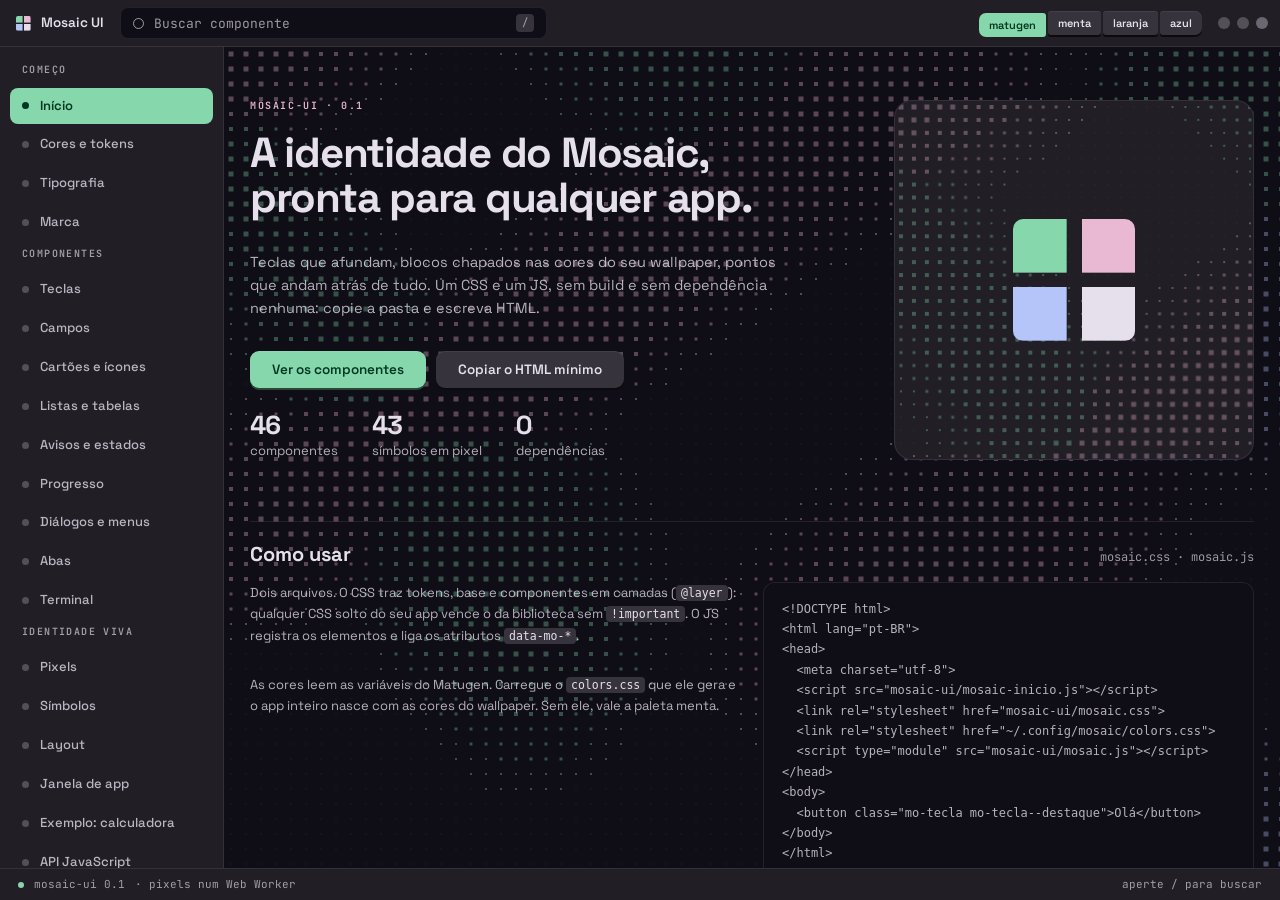
<file: mosaic-ui/index.html>
<!DOCTYPE html>
<html lang="pt-BR">
<head>
<meta charset="utf-8">
<meta name="viewport" content="width=device-width, initial-scale=1">
<meta name="color-scheme" content="dark">
<title>Mosaic UI</title>
<link rel="icon" href="data:image/svg+xml,%3Csvg xmlns='http://www.w3.org/2000/svg' viewBox='0 0 9 9'%3E%3Crect width='4' height='4' fill='%2386d7ac'/%3E%3Crect x='5' width='4' height='4' fill='%23e9b9d3'/%3E%3Crect y='5' width='4' height='4' fill='%23b5c5f9'/%3E%3Crect x='5' y='5' width='4' height='4' fill='%23e6e0ec'/%3E%3C/svg%3E">
<link rel="preload" href="fontes/space-grotesk.woff2" as="font" type="font/woff2" crossorigin>
<link rel="preload" href="fontes/jetbrains-mono.woff2" as="font" type="font/woff2" crossorigin>
<script src="mosaic-inicio.js"></script>
<link rel="stylesheet" href="mosaic.css">
<link rel="stylesheet" href="vitrine/vitrine.css">
<script type="module" src="vitrine/vitrine.js"></script>
</head>
<body>

<div class="mo-app">
  <header class="mo-cabecalho">
    <button class="mo-alternar-lateral" data-mo-gaveta aria-label="Abrir o índice" aria-expanded="false"><i></i><i></i><i></i></button>
    <a class="mo-logotipo" href="#inicio"><i class="mo-marca"></i><span>Mosaic UI</span></a>

    <label class="mo-busca">
      <i class="mo-lupa" aria-hidden="true"></i>
      <input type="search" placeholder="Buscar componente" aria-label="Buscar componente"
             data-mo-filtrar="#indice" data-mo-atalho="/" autocomplete="off" id="busca-indice">
      <kbd class="mo-atalho">/</kbd>
    </label>

    <span class="mo-empurrar"></span>
    <div class="mo-segmentos mo-so-largo" data-mo-segmentos id="paletas" role="group" aria-label="Paleta">
      <button class="mo-tecla mo-tecla--p" data-valor="matugen" aria-pressed="true" data-mo-dica="As cores do seu colors.css (?tema=url)" data-mo-dica-lado="baixo">matugen</button>
      <button class="mo-tecla mo-tecla--p" data-valor="menta" aria-pressed="false">menta</button>
      <button class="mo-tecla mo-tecla--p" data-valor="laranja" aria-pressed="false">laranja</button>
      <button class="mo-tecla mo-tecla--p" data-valor="azul" aria-pressed="false">azul</button>
    </div>
    <div class="mo-controles-janela" aria-hidden="true"><span></span><span></span><span></span></div>
  </header>

  <div class="mo-corpo">
    <mo-pixels class="mo-fundo"></mo-pixels>

    <nav class="mo-lateral" aria-label="Componentes">
      <div id="indice" class="vitrine-indice">
        <span class="mo-lateral-rotulo">COMEÇO</span>
        <a class="mo-nav-item" href="#inicio" aria-current="true"><i class="mo-ponto"></i><span class="mo-nav-texto">Início</span></a>
        <a class="mo-nav-item" href="#cores"><i class="mo-ponto"></i><span class="mo-nav-texto">Cores e tokens</span></a>
        <a class="mo-nav-item" href="#tipografia"><i class="mo-ponto"></i><span class="mo-nav-texto">Tipografia</span></a>
        <a class="mo-nav-item" href="#marca"><i class="mo-ponto"></i><span class="mo-nav-texto">Marca</span></a>
        <span class="mo-lateral-rotulo">COMPONENTES</span>
        <a class="mo-nav-item" href="#teclas"><i class="mo-ponto"></i><span class="mo-nav-texto">Teclas</span></a>
        <a class="mo-nav-item" href="#campos"><i class="mo-ponto"></i><span class="mo-nav-texto">Campos</span></a>
        <a class="mo-nav-item" href="#cartoes"><i class="mo-ponto"></i><span class="mo-nav-texto">Cartões e ícones</span></a>
        <a class="mo-nav-item" href="#listas"><i class="mo-ponto"></i><span class="mo-nav-texto">Listas e tabelas</span></a>
        <a class="mo-nav-item" href="#estados"><i class="mo-ponto"></i><span class="mo-nav-texto">Avisos e estados</span></a>
        <a class="mo-nav-item" href="#progresso"><i class="mo-ponto"></i><span class="mo-nav-texto">Progresso</span></a>
        <a class="mo-nav-item" href="#sobreposicoes"><i class="mo-ponto"></i><span class="mo-nav-texto">Diálogos e menus</span></a>
        <a class="mo-nav-item" href="#abas"><i class="mo-ponto"></i><span class="mo-nav-texto">Abas</span></a>
        <a class="mo-nav-item" href="#terminal"><i class="mo-ponto"></i><span class="mo-nav-texto">Terminal</span></a>
        <span class="mo-lateral-rotulo">IDENTIDADE VIVA</span>
        <a class="mo-nav-item" href="#pixels"><i class="mo-ponto"></i><span class="mo-nav-texto">Pixels</span></a>
        <a class="mo-nav-item" href="#simbolos"><i class="mo-ponto"></i><span class="mo-nav-texto">Símbolos</span></a>
        <a class="mo-nav-item" href="#layout"><i class="mo-ponto"></i><span class="mo-nav-texto">Layout</span></a>
        <a class="mo-nav-item" href="#janela"><i class="mo-ponto"></i><span class="mo-nav-texto">Janela de app</span></a>
        <a class="mo-nav-item" href="#exemplo"><i class="mo-ponto"></i><span class="mo-nav-texto">Exemplo: calculadora</span></a>
        <a class="mo-nav-item" href="#js"><i class="mo-ponto"></i><span class="mo-nav-texto">API JavaScript</span></a>
        <p class="vitrine-sem-resultado" data-mo-sem-resultado hidden>Nada com esse nome.</p>
      </div>
      <div class="mo-lateral-pe">sem build · sem dependências</div>
    </nav>

    <main class="mo-conteudo" id="conteudo">

      <!-- ================================================================ -->
      <section class="vitrine-heroi" id="inicio">
        <div class="vitrine-heroi-texto mo-cascata">
          <span class="mo-sobretitulo">mosaic-ui · 0.1</span>
          <h1>A identidade do Mosaic,<br>pronta para qualquer app.</h1>
          <p class="vitrine-lead">Teclas que afundam, blocos chapados nas cores do seu wallpaper, pontos que andam atrás de tudo. Um CSS e um JS, sem build e sem dependência nenhuma: copie a pasta e escreva HTML.</p>
          <div class="mo-linha" style="--mo-gap: 10px">
            <a class="mo-tecla mo-tecla--destaque mo-tecla--g" href="#teclas">Ver os componentes</a>
            <button class="mo-tecla mo-tecla--g" data-mo-copiar="#uso-minimo" data-mo-copiado="HTML mínimo copiado">Copiar o HTML mínimo</button>
          </div>
          <div class="vitrine-numeros">
            <div class="mo-numero mo-numero--p"><strong>46</strong><span>componentes</span></div>
            <div class="mo-numero mo-numero--p"><strong data-contar="simbolos">40</strong><span>símbolos em pixel</span></div>
            <div class="mo-numero mo-numero--p"><strong>0</strong><span>dependências</span></div>
          </div>
        </div>
        <div class="vitrine-heroi-arte" aria-hidden="true">
          <mo-pixels lente="110" passo="13" class="vitrine-heroi-campo"></mo-pixels>
          <i class="mo-marca mo-marca--viva vitrine-heroi-marca"></i>
        </div>
      </section>

      <section class="mo-secao vitrine-secao">
        <div class="mo-secao-titulo"><h2>Como usar</h2><span class="mo-meta">mosaic.css · mosaic.js</span></div>
        <div class="vitrine-colunas">
          <div class="mo-pilha">
            <p class="mo-resumo vitrine-texto">Dois arquivos. O CSS traz tokens, base e componentes em camadas (<code>@layer</code>): qualquer CSS solto do seu app vence o da biblioteca sem <code>!important</code>. O JS registra os elementos e liga os atributos <code>data-mo-*</code>.</p>
            <p class="mo-resumo vitrine-texto">As cores leem as variáveis do Matugen. Carregue o <code>colors.css</code> que ele gera e o app inteiro nasce com as cores do wallpaper. Sem ele, vale a paleta menta.</p>
          </div>
          <pre class="vitrine-codigo" id="uso-minimo"><code>&lt;!DOCTYPE html&gt;
&lt;html lang="pt-BR"&gt;
&lt;head&gt;
  &lt;meta charset="utf-8"&gt;
  &lt;script src="mosaic-ui/mosaic-inicio.js"&gt;&lt;/script&gt;
  &lt;link rel="stylesheet" href="mosaic-ui/mosaic.css"&gt;
  &lt;link rel="stylesheet" href="~/.config/mosaic/colors.css"&gt;
  &lt;script type="module" src="mosaic-ui/mosaic.js"&gt;&lt;/script&gt;
&lt;/head&gt;
&lt;body&gt;
  &lt;button class="mo-tecla mo-tecla--destaque"&gt;Olá&lt;/button&gt;
&lt;/body&gt;
&lt;/html&gt;</code></pre>
        </div>
      </section>

      <!-- ================================================================ -->
      <section class="mo-secao vitrine-secao" id="cores">
        <div class="mo-secao-titulo"><h2>Cores e tokens</h2><span class="mo-meta">css/tokens.css</span></div>
        <p class="mo-resumo vitrine-texto">Todas as cores vêm do tema: nenhuma cor nova é inventada, as derivadas são misturas das de cima. Troque a paleta no cabeçalho e veja tudo acompanhar, inclusive os pixels. Clique numa cor para copiar o token.</p>

        <h3 class="vitrine-subtitulo">Acentos</h3>
        <div class="vitrine-cores" data-cores="destaque destaque-fundo sobre-destaque secundaria secundaria-fundo terciaria terciaria-fundo perigo perigo-fundo"></div>
        <h3 class="vitrine-subtitulo">Superfícies, da mais funda para a mais alta</h3>
        <div class="vitrine-cores" data-cores="fundo janela lateral-2 cabecalho cartao dialogo elevada"></div>
        <h3 class="vitrine-subtitulo">Texto e linhas</h3>
        <div class="vitrine-cores" data-cores="texto texto-2 texto-3 decorativa linha"></div>

        <h3 class="vitrine-subtitulo">Os quatro tons</h3>
        <p class="mo-resumo vitrine-texto">Cada nome cai sempre no mesmo tom (<code>tom("firefox")</code>), em qualquer app: o ícone, o cartão, o selo e a etapa de uma coisa têm a mesma cor em todo lugar.</p>
        <template class="vitrine-modelo" data-titulo="Tons">
<div class="mo-linha" style="--mo-gap: 14px">
  <span class="mo-icone-app mo-tom-0">0</span>
  <span class="mo-icone-app mo-tom-1">1</span>
  <span class="mo-icone-app mo-tom-2">2</span>
  <span class="mo-icone-app mo-tom-3">3</span>
  <span class="mo-selo mo-selo--tom mo-tom-0">tom-0</span>
  <span class="mo-selo mo-selo--tom mo-tom-1">tom-1</span>
  <span class="mo-selo mo-selo--tom mo-tom-2">tom-2</span>
  <span class="mo-selo mo-selo--tom mo-tom-3">tom-3</span>
</div>
        </template>

        <h3 class="vitrine-subtitulo">Personalizar</h3>
        <template class="vitrine-modelo" data-titulo="Um token vale para tudo dentro do elemento">
<div class="mo-linha" style="--mo-gap: 14px">
  <button class="mo-tecla mo-tecla--destaque">Padrão</button>
  <div style="--mo-destaque: #ffb77c; --mo-destaque-fundo: #ffb77c; --mo-sobre-destaque: #4a2800; --mo-raio-p: 2px">
    <button class="mo-tecla mo-tecla--destaque">Só aqui dentro</button>
  </div>
  <button class="mo-tecla" style="--mo-tecla-face: var(--mo-terciaria-fundo); --mo-tecla-texto: var(--mo-terciaria-texto); --mo-tecla-prof: 4px">Tecla alta</button>
</div>
        </template>
      </section>

      <!-- ================================================================ -->
      <section class="mo-secao vitrine-secao" id="tipografia">
        <div class="mo-secao-titulo"><h2>Tipografia</h2><span class="mo-meta">Space Grotesk · JetBrains Mono</span></div>
        <template class="vitrine-modelo" data-titulo="Escala">
<div class="mo-pilha" style="--mo-gap: 10px">
  <span class="mo-sobretitulo">sobretítulo</span>
  <h1>Título da tela, 26 px</h1>
  <h2>Título de seção, 18 px</h2>
  <h3>Título de cartão, 15 px</h3>
  <p>Texto corrido em Space Grotesk, 13,5 px: o tamanho de tudo que se lê.</p>
  <p class="mo-resumo">Resumo, 12 px, no segundo nível de texto.</p>
  <p class="mo-meta">meta · 1.4.2-1 · 32,4 MiB · JetBrains Mono</p>
</div>
        </template>
      </section>

      <!-- ================================================================ -->
      <section class="mo-secao vitrine-secao" id="marca">
        <div class="mo-secao-titulo"><h2>Marca</h2><span class="mo-meta">css/marca.css</span></div>
        <p class="mo-resumo vitrine-texto">Quatro blocos, um em cada cor. É o logo de todo app Mosaic, o indicador de "trabalhando" (um quarto de volta por vez) e o enfeite dos estados vazios.</p>
        <template class="vitrine-modelo" data-titulo="Tamanhos e estados">
<div class="mo-linha" style="--mo-gap: 28px">
  <i class="mo-marca mo-marca--viva"></i>
  <i class="mo-marca mo-marca--g mo-marca--viva"></i>
  <i class="mo-marca mo-marca--xg mo-marca--viva"></i>
  <i class="mo-marca mo-marca--xg mo-marca--girando"></i>
  <i class="mo-marca mo-marca--xg mo-marca--apagada"></i>
  <i class="mo-marca mo-marca--xg mo-marca--fraca"></i>
</div>
        </template>
        <template class="vitrine-modelo" data-titulo="Cada app com a sua combinação">
<div class="mo-linha" style="--mo-gap: 22px">
  <a class="mo-logotipo" href="#marca"><i class="mo-marca"></i><span>Mosaic</span></a>
  <a class="mo-logotipo" href="#marca"><i class="mo-marca" style="--mo-marca-4: var(--mo-destaque); --mo-marca-1: var(--mo-texto)"></i><span>Calculadora</span></a>
  <a class="mo-logotipo" href="#marca"><i class="mo-marca" style="--mo-marca-1: var(--mo-terciaria); --mo-marca-3: var(--mo-destaque)"></i><span>Galeria</span></a>
  <a class="mo-logotipo" href="#marca"><i class="mo-marca" style="--mo-marca-2: var(--mo-terciaria); --mo-marca-3: var(--mo-secundaria); --mo-marca-vao: 20%"></i><span>Notícias</span></a>
</div>
        </template>
      </section>

      <!-- ================================================================ -->
      <section class="mo-secao vitrine-secao" id="teclas">
        <div class="mo-secao-titulo"><h2>Teclas</h2><span class="mo-meta">css/tecla.css</span></div>
        <p class="mo-resumo vitrine-texto">O botão do Mosaic é uma tecla: face chapada e uma borda de baixo mais escura. No clique ela desce e a borda some.</p>
        <template class="vitrine-modelo" data-titulo="Cores">
<div class="mo-linha">
  <button class="mo-tecla mo-tecla--destaque">Instalar</button>
  <button class="mo-tecla">Detalhes</button>
  <button class="mo-tecla mo-tecla--secundaria">Secundária</button>
  <button class="mo-tecla mo-tecla--terciaria">Terciária</button>
  <button class="mo-tecla mo-tecla--tom mo-tom-3">No tom</button>
  <button class="mo-tecla mo-tecla--perigo">Remover</button>
  <button class="mo-tecla mo-tecla--sutil">Sutil</button>
  <button class="mo-tecla" disabled>Desligada</button>
</div>
        </template>
        <template class="vitrine-modelo" data-titulo="Tamanhos, símbolos e estados">
<div class="mo-linha">
  <button class="mo-tecla mo-tecla--p">Pequena</button>
  <button class="mo-tecla">Normal</button>
  <button class="mo-tecla mo-tecla--g mo-tecla--destaque"><mo-simbolo nome="baixar"></mo-simbolo>Grande</button>
  <button class="mo-tecla mo-tecla--icone" aria-label="Buscar" data-mo-dica="Buscar"><mo-simbolo nome="busca"></mo-simbolo></button>
  <button class="mo-tecla mo-tecla--icone mo-tecla--g" aria-label="Configurações" data-mo-dica="Configurações"><mo-simbolo nome="config"></mo-simbolo></button>
  <button class="mo-tecla" aria-pressed="false" data-alternar>Alterna</button>
  <button class="mo-tecla" data-ocupar><i class="mo-marca"></i>Verificar</button>
  <button class="mo-tecla mo-tecla--sutil">Atualizações <span class="mo-contagem">7</span></button>
</div>
        </template>
        <template class="vitrine-modelo" data-titulo="Segmentos: uma escolha entre várias">
<div class="mo-segmentos" data-mo-segmentos>
  <button class="mo-tecla" aria-pressed="true">Todos</button>
  <button class="mo-tecla" aria-pressed="false">Oficiais</button>
  <button class="mo-tecla" aria-pressed="false">AUR</button>
  <button class="mo-tecla" aria-pressed="false">Flatpak</button>
</div>
        </template>
        <template class="vitrine-modelo" data-titulo="Atalhos: aperte G ou Ctrl+K no teclado">
<div class="mo-linha">
  <button class="mo-tecla mo-tecla--mono" data-mo-atalho="g" data-avisar="Tecla G">G</button>
  <button class="mo-tecla" data-mo-atalho="ctrl+k" data-avisar="Ctrl+K">Comandos <kbd>Ctrl K</kbd></button>
  <span class="mo-resumo">Enfeite: <kbd class="mo-atalho">Ctrl</kbd> + <kbd class="mo-atalho">Shift</kbd> + <kbd class="mo-atalho">P</kbd></span>
</div>
        </template>
      </section>

      <!-- ================================================================ -->
      <section class="mo-secao vitrine-secao" id="campos">
        <div class="mo-secao-titulo"><h2>Campos</h2><span class="mo-meta">css/campos.css</span></div>
        <template class="vitrine-modelo" data-titulo="Texto, escolha e busca">
<div class="mo-grade" style="--mo-coluna: 230px">
  <label class="mo-rotulo">
    <span>Nome do app</span>
    <input class="mo-campo" placeholder="calculadora">
    <small>Só letras minúsculas e hífen.</small>
  </label>
  <label class="mo-rotulo">
    <span>Mirror</span>
    <select class="mo-campo">
      <option>br · mirror.ufscar.br</option>
      <option>de · ftp.fau.de</option>
    </select>
  </label>
  <label class="mo-rotulo">
    <span>Versão</span>
    <input class="mo-campo mo-campo--mono" value="1.4.2-1" aria-invalid="true">
    <small>Essa versão não existe no repositório.</small>
  </label>
  <label class="mo-busca" style="align-self: end">
    <i class="mo-lupa"></i>
    <input type="search" placeholder="Buscar pacotes">
    <kbd class="mo-atalho">/</kbd>
  </label>
</div>
        </template>
        <template class="vitrine-modelo" data-titulo="Liga e desliga">
<div class="mo-linha" style="--mo-gap: 22px">
  <label class="mo-interruptor"><input type="checkbox" checked aria-label="Animações"><i></i></label>
  <label class="mo-interruptor"><input type="checkbox" aria-label="Notificações"><i></i></label>
  <label class="mo-caixa"><input type="checkbox" checked><i></i>Instalar dependências</label>
  <label class="mo-caixa"><input type="checkbox"><i></i>Só baixar</label>
  <div class="mo-opcoes" role="radiogroup" aria-label="Núcleos">
    <label><input type="radio" name="nucleos-demo" value="1"><span>1</span></label>
    <label><input type="radio" name="nucleos-demo" value="2"><span>2</span></label>
    <label><input type="radio" name="nucleos-demo" value="4" checked><span>4</span></label>
    <label><input type="radio" name="nucleos-demo" value="8"><span>8</span></label>
  </div>
</div>
        </template>
        <template class="vitrine-modelo" data-titulo="Deslizante e linha de configuração">
<div class="mo-pilha" style="max-width: 560px">
  <input type="range" class="mo-deslizante" min="0" max="100" value="62" aria-label="Volume">
  <div>
    <label class="mo-linha-opcao">
      <div class="mo-linha-opcao-texto"><strong>Animações</strong><span>Entradas, a onda de pixels e o fundo que anda.</span></div>
      <span class="mo-interruptor"><input type="checkbox" checked><i></i></span>
    </label>
    <label class="mo-linha-opcao">
      <div class="mo-linha-opcao-texto"><strong>Compilar com prioridade baixa</strong><span>O sistema continua leve enquanto um pacote da AUR compila.</span></div>
      <span class="mo-interruptor"><input type="checkbox"><i></i></span>
    </label>
  </div>
</div>
        </template>
      </section>

      <!-- ================================================================ -->
      <section class="mo-secao vitrine-secao" id="cartoes">
        <div class="mo-secao-titulo"><h2>Cartões e ícones</h2><span class="mo-meta">css/conteudo.css</span></div>
        <template class="vitrine-modelo" data-titulo="Ícone de app: a letra e o tom saem do nome">
<div class="mo-linha" style="--mo-gap: 14px">
  <mo-icone-app nome="firefox"></mo-icone-app>
  <mo-icone-app nome="gimp"></mo-icone-app>
  <mo-icone-app nome="neovim"></mo-icone-app>
  <mo-icone-app nome="obs-studio"></mo-icone-app>
  <mo-icone-app nome="krita" tamanho="56" tecla></mo-icone-app>
  <mo-icone-app nome="blender" tamanho="78" tecla></mo-icone-app>
</div>
        </template>
        <template class="vitrine-modelo" data-titulo="Cartões">
<div class="mo-grade mo-cascata">
  <a class="mo-cartao mo-cartao--app" href="#cartoes">
    <div class="mo-cartao-topo">
      <mo-icone-app nome="firefox"></mo-icone-app>
      <div><h3>firefox</h3><span class="mo-meta">131.0-1</span></div>
    </div>
    <p class="mo-resumo">Navegador rápido, privado e livre.</p>
    <div class="mo-cartao-rodape">
      <span class="mo-selo mo-selo--destaque">extra</span>
      <span class="mo-tecla mo-tecla--destaque mo-tecla--p">Instalar</span>
    </div>
  </a>
  <a class="mo-cartao mo-cartao--app" href="#cartoes">
    <div class="mo-cartao-topo">
      <mo-icone-app nome="visual-studio-code-bin"></mo-icone-app>
      <div><h3>visual-studio-code-bin</h3><span class="mo-meta">1.94.2-1</span></div>
    </div>
    <p class="mo-resumo">Editor de código da Microsoft, binário oficial.</p>
    <div class="mo-cartao-rodape">
      <span class="mo-selo mo-selo--perigo">aur</span>
      <span class="mo-tecla mo-tecla--p">Instalado</span>
    </div>
  </a>
  <a class="mo-cartao mo-cartao--app" href="#cartoes">
    <div class="mo-cartao-topo">
      <mo-icone-app nome="obs-studio"></mo-icone-app>
      <div><h3>obs-studio</h3><span class="mo-meta">30.2.3-2</span></div>
    </div>
    <p class="mo-resumo">Gravação e transmissão de vídeo.</p>
    <div class="mo-cartao-rodape">
      <span class="mo-selo mo-selo--destaque">extra</span>
      <span class="mo-tecla mo-tecla--destaque mo-tecla--p">Instalar</span>
    </div>
  </a>
</div>
        </template>
        <template class="vitrine-modelo" data-titulo="Destaque, com a retícula de pontos">
<article class="mo-cartao mo-cartao--destaque mo-cartao--linha">
  <i class="mo-reticula"></i>
  <mo-icone-app nome="krita" tamanho="78" tecla></mo-icone-app>
  <div class="mo-pilha" style="--mo-gap: 8px">
    <span class="mo-sobretitulo">destaque da semana</span>
    <h2>krita</h2>
    <p class="mo-resumo">Pintura digital feita por artistas, para artistas.</p>
    <div class="mo-linha"><button class="mo-tecla mo-tecla--destaque">Instalar</button><span class="mo-meta">5.2.6-1 · 180 MiB</span></div>
  </div>
</article>
        </template>
        <template class="vitrine-modelo" data-titulo="Chips e selos">
<div class="mo-pilha">
  <div class="mo-chips">
    <div class="mo-chips" data-mo-segmentos>
      <button class="mo-chip" aria-pressed="true">Todos <span class="mo-contagem">842</span></button>
      <button class="mo-chip" aria-pressed="false">core <span class="mo-contagem">220</span></button>
      <button class="mo-chip" aria-pressed="false">extra <span class="mo-contagem">571</span></button>
      <button class="mo-chip" aria-pressed="false">aur <span class="mo-contagem">51</span></button>
    </div>
    <button class="mo-chip mo-chip--remover">python</button>
  </div>
  <div class="mo-linha">
    <span class="mo-selo">padrão</span>
    <span class="mo-selo mo-selo--destaque">extra</span>
    <span class="mo-selo mo-selo--secundaria">multilib</span>
    <span class="mo-selo mo-selo--terciaria">core</span>
    <span class="mo-selo mo-selo--perigo">aur</span>
    <span class="mo-selo mo-selo--destaque mo-selo--ponto">ao vivo</span>
    <span class="mo-selo mo-selo--destaque mo-selo--cheio">7</span>
    <span class="mo-selo mo-selo--tom mo-tom-1 mo-selo--cheio">novo</span>
    <span class="mo-pulso"></span>
  </div>
</div>
        </template>
      </section>

      <!-- ================================================================ -->
      <section class="mo-secao vitrine-secao" id="listas">
        <div class="mo-secao-titulo"><h2>Listas e tabelas</h2><span class="mo-meta">css/conteudo.css</span></div>
        <template class="vitrine-modelo" data-titulo="Lista com filtro (data-mo-filtrar)">
<div class="mo-pilha">
  <label class="mo-busca" style="max-width: none">
    <i class="mo-lupa"></i>
    <input type="search" placeholder="Filtrar instalados" data-mo-filtrar="#lista-demo">
  </label>
  <ul class="mo-lista" id="lista-demo">
    <li class="mo-item">
      <mo-icone-app nome="neovim" tamanho="34"></mo-icone-app>
      <div class="mo-item-texto"><span>neovim</span><span>Editor de texto baseado no Vim</span></div>
      <span class="mo-item-lado">0.10.2-1<br>27 MiB</span>
      <button class="mo-tecla mo-tecla--perigo mo-tecla--p mo-item-acao">Remover</button>
    </li>
    <li class="mo-item">
      <mo-icone-app nome="git" tamanho="34"></mo-icone-app>
      <div class="mo-item-texto"><span>git</span><span>Controle de versão distribuído</span></div>
      <span class="mo-item-lado">2.47.0-1<br>41 MiB</span>
      <button class="mo-tecla mo-tecla--perigo mo-tecla--p mo-item-acao">Remover</button>
    </li>
    <li class="mo-item">
      <mo-icone-app nome="mpv" tamanho="34"></mo-icone-app>
      <div class="mo-item-texto"><span>mpv</span><span>Reprodutor de mídia de linha de comando</span></div>
      <span class="mo-item-lado">0.39.0-2<br>6 MiB</span>
      <button class="mo-tecla mo-tecla--perigo mo-tecla--p mo-item-acao">Remover</button>
    </li>
    <li data-mo-sem-resultado hidden class="mo-vazio" style="padding: 26px">
      <p>Nenhum pacote com esse nome.</p>
    </li>
  </ul>
</div>
        </template>
        <template class="vitrine-modelo" data-titulo="Tabela e dados">
<div class="vitrine-colunas">
  <table class="mo-tabela">
    <thead><tr><th>Pacote</th><th>Fonte</th><th class="mo-numerico">Tamanho</th></tr></thead>
    <tbody>
      <tr><td>linux</td><td><span class="mo-selo mo-selo--terciaria">core</span></td><td class="mo-numerico">138,2 MiB</td></tr>
      <tr><td>mesa</td><td><span class="mo-selo mo-selo--destaque">extra</span></td><td class="mo-numerico">92,4 MiB</td></tr>
      <tr><td>paru</td><td><span class="mo-selo mo-selo--perigo">aur</span></td><td class="mo-numerico">8,1 MiB</td></tr>
    </tbody>
  </table>
  <div class="mo-dados">
    <div><span>Versão</span><span>2.0.4-1</span></div>
    <div><span>Mantenedor</span><span>Morganamilo</span></div>
    <div><span>Licença</span><span>GPL-3.0-or-later</span></div>
    <div><span>Depende de</span><span>git pacman</span></div>
  </div>
</div>
        </template>
      </section>

      <!-- ================================================================ -->
      <section class="mo-secao vitrine-secao" id="estados">
        <div class="mo-secao-titulo"><h2>Avisos e estados</h2><span class="mo-meta">css/conteudo.css</span></div>
        <template class="vitrine-modelo" data-titulo="Aviso no meio da página: caixa e faixa">
<div class="mo-pilha" style="--mo-gap: 14px">
  <section class="mo-aviso">
    <div class="mo-aviso-icone" aria-hidden="true">!</div>
    <div>
      <h3>Pacote da AUR — enviado por usuários</h3>
      <p>Não é revisado pelos mantenedores do Arch. O PKGBUILD roda na sua máquina durante a compilação.</p>
      <div class="mo-aviso-acoes"><button class="mo-tecla mo-tecla--perigo">Ver PKGBUILD</button></div>
    </div>
  </section>
  <div class="mo-aviso mo-aviso--faixa">
    <i class="mo-aviso-icone" aria-hidden="true">!</i>
    <p><strong>2 pacotes da AUR vão ser compilados na sua máquina.</strong> Abra o pacote para revisar o script antes.</p>
  </div>
  <div class="mo-aviso mo-aviso--faixa mo-aviso--destaque">
    <i class="mo-aviso-icone" aria-hidden="true">i</i>
    <p><strong>7 atualizações.</strong> linux, mesa e mais 5 pacotes têm versão nova.</p>
  </div>
</div>
        </template>
        <template class="vitrine-modelo" data-titulo="Número, proporção e legenda">
<div class="vitrine-resumo">
  <div class="mo-numero"><strong>842</strong><span>pacotes instalados</span><em>3,1 GiB</em></div>
  <div class="mo-pilha" style="--mo-gap: 14px">
    <div class="mo-proporcao">
      <i class="mo-tom-2" style="--parte: 220"></i>
      <i class="mo-tom-0" style="--parte: 571"></i>
      <i class="mo-tom-1" style="--parte: 51"></i>
    </div>
    <ul class="mo-legenda">
      <li class="mo-tom-2">core <span>220</span></li>
      <li class="mo-tom-0">extra <span>571</span></li>
      <li class="mo-tom-1">aur <span>51</span></li>
    </ul>
  </div>
</div>
        </template>
        <template class="vitrine-modelo" data-titulo="Vazio">
<div class="mo-grade" style="--mo-coluna: 260px">
  <div class="mo-vazio mo-vazio--marca">
    <i class="mo-marca"></i>
    <h2>Tudo em dia</h2>
    <p>Nenhum pacote com versão nova. A última verificação foi há 3 minutos.</p>
    <button class="mo-tecla">Verificar de novo</button>
  </div>
  <div class="mo-vazio">
    <i class="mo-vazio-glifo"></i>
    <h3>A fila está vazia</h3>
    <p>O que você mandar instalar aparece aqui.</p>
  </div>
</div>
        </template>
      </section>

      <!-- ================================================================ -->
      <section class="mo-secao vitrine-secao" id="progresso">
        <div class="mo-secao-titulo"><h2>Progresso</h2><span class="mo-meta">css/progresso.css</span></div>
        <template class="vitrine-modelo" data-titulo="Barras: mexa no deslizante">
<div class="mo-pilha" style="--mo-gap: 16px">
  <input type="range" class="mo-deslizante" min="0" max="100" value="40" data-controla="#barra-demo" aria-label="Progresso">
  <div class="mo-barra" id="barra-demo" style="--valor: 40%"><i></i></div>
  <div class="mo-barra mo-barra--indeterminada"><i></i></div>
  <div class="mo-barra mo-barra--indeterminada mo-barra--fina mo-tom-1 mo-barra--tom"><i></i></div>
  <progress class="mo-barra" value="72" max="100"></progress>
  <div class="mo-linha" style="--mo-gap: 14px">
    <span class="mo-blocos" id="blocos-demo" style="--passos: 12; --feitos: 5"></span>
    <span class="mo-meta" id="blocos-texto">5 de 12</span>
  </div>
</div>
        </template>
        <template class="vitrine-modelo" data-titulo="Etapas">
<div class="mo-pilha">
  <ol class="mo-etapas" id="etapas-demo">
    <li class="mo-tom-2" data-estado="pronto">core <em>pronto</em></li>
    <li class="mo-tom-0" data-estado="rodando">extra <em>baixando</em></li>
    <li class="mo-tom-1">aur <em>na fila</em></li>
  </ol>
  <div><button class="mo-tecla mo-tecla--p" data-simular-etapas>Simular</button></div>
</div>
        </template>
        <template class="vitrine-modelo" data-titulo="carregando(): a espera de uma área (clique no painel)">
<div class="vitrine-revelar" id="carregando-demo" tabindex="0">
  <div class="mo-vazio">
    <mo-icone-app nome="noticias" tamanho="78" tecla></mo-icone-app>
    <h3>noticias</h3>
    <p>Clique: a onda cobre a partir do clique, a espera dura 2 s e o novo conteúdo se abre de onde estava a marca.</p>
  </div>
</div>
        </template>
        <p class="mo-resumo vitrine-texto">Entre páginas é automático: se a próxima demora mais de 180 ms, a área de conteúdo mostra essa espera com o nome do destino (um item da lateral já acende na hora), e a página nova se abre do meio dela. Texto com <code>data-mo-carregando</code> e <code>data-mo-carregando-detalhe</code>; sem espera com <code>data-mo-sem-carregando</code>; Esc desiste.</p>
      </section>

      <!-- ================================================================ -->
      <section class="mo-secao vitrine-secao" id="sobreposicoes">
        <div class="mo-secao-titulo"><h2>Diálogos e menus</h2><span class="mo-meta">css/sobreposicoes.css</span></div>
        <template class="vitrine-modelo" data-titulo="Diálogo, confirmação e painel">
<div class="mo-linha">
  <button class="mo-tecla" data-mo-abrir="#dialogo-demo">Abrir diálogo</button>
  <button class="mo-tecla mo-tecla--perigo" data-mo-abrir="#alerta-demo">Remover…</button>
  <button class="mo-tecla" data-mo-abrir="#painel-demo">Abrir painel</button>
</div>

<dialog class="mo-dialogo" id="dialogo-demo" data-mo-fechar-fora>
  <header>
    <h2>Detalhes do pacote</h2>
    <button class="mo-tecla mo-tecla--icone mo-dialogo-fechar" data-mo-fechar aria-label="Fechar">✕</button>
  </header>
  <div class="mo-dialogo-corpo">
    <div class="mo-dados">
      <div><span>Nome</span><span>firefox</span></div>
      <div><span>Versão</span><span>131.0-1</span></div>
      <div><span>Repositório</span><span>extra</span></div>
    </div>
  </div>
  <footer>
    <button class="mo-tecla" data-mo-fechar>Fechar</button>
    <button class="mo-tecla mo-tecla--destaque" data-mo-fechar>Instalar</button>
  </footer>
</dialog>

<dialog class="mo-dialogo mo-dialogo--estreito mo-dialogo--alerta" id="alerta-demo">
  <div class="mo-dialogo-corpo">
    <h2>Remover neovim?</h2>
    <p>As configurações em ~/.config/nvim continuam no lugar.</p>
  </div>
  <footer>
    <button class="mo-tecla" data-mo-fechar autofocus>Cancelar</button>
    <button class="mo-tecla mo-tecla--perigo" data-mo-fechar>Remover</button>
  </footer>
</dialog>

<dialog class="mo-painel" id="painel-demo" data-mo-fechar-fora>
  <header>
    <h2>Fila</h2>
    <button class="mo-tecla mo-tecla--icone mo-dialogo-fechar" data-mo-fechar aria-label="Fechar">✕</button>
  </header>
  <div class="mo-dialogo-corpo mo-pilha">
    <div class="mo-barra mo-barra--indeterminada"><i></i></div>
    <p>Compilando visual-studio-code-bin…</p>
  </div>
</dialog>
        </template>
        <template class="vitrine-modelo" data-titulo="Menu suspenso">
<button class="mo-tecla" data-mo-menu="#menu-demo" aria-haspopup="menu" aria-expanded="false">Ações <mo-simbolo nome="seta-baixo" tamanho="9"></mo-simbolo></button>
<div class="mo-menu" id="menu-demo" popover role="menu">
  <span class="mo-menu-rotulo">Pacote</span>
  <button class="mo-menu-item" role="menuitem"><mo-simbolo nome="atualizar"></mo-simbolo>Reinstalar</button>
  <button class="mo-menu-item" role="menuitem"><mo-simbolo nome="copiar"></mo-simbolo>Copiar nome <kbd>Ctrl C</kbd></button>
  <button class="mo-menu-item" role="menuitem"><mo-simbolo nome="pasta"></mo-simbolo>Abrir arquivos</button>
  <div class="mo-menu-separador"></div>
  <button class="mo-menu-item mo-menu-item--perigo" role="menuitem"><mo-simbolo nome="lixo"></mo-simbolo>Remover</button>
</div>
        </template>
        <template class="vitrine-modelo" data-titulo="Avisos flutuantes e dicas">
<div class="mo-linha">
  <button class="mo-tecla" data-aviso="ok">Aviso</button>
  <button class="mo-tecla" data-aviso="erro">Erro</button>
  <button class="mo-tecla" data-aviso="trabalhando">Trabalhando…</button>
  <button class="mo-tecla" data-aviso="desfazer">Com ação</button>
  <button class="mo-tecla mo-tecla--sutil" data-mo-dica="Uma dica, só com CSS">Passe o mouse</button>
</div>
        </template>
      </section>

      <!-- ================================================================ -->
      <section class="mo-secao vitrine-secao" id="abas">
        <div class="mo-secao-titulo"><h2>Abas</h2><span class="mo-meta">role="tablist"</span></div>
        <template class="vitrine-modelo" data-titulo="Clique ou use as setas">
<div class="mo-pilha">
  <div class="mo-abas" role="tablist" aria-label="Pacote">
    <button role="tab" id="aba-sobre" aria-controls="painel-sobre" aria-selected="true">Sobre</button>
    <button role="tab" id="aba-deps" aria-controls="painel-deps">Dependências</button>
    <button role="tab" id="aba-arquivos" aria-controls="painel-arquivos">Arquivos</button>
  </div>
  <div id="painel-sobre"><p class="mo-resumo">Um gerenciador de pacotes da AUR feito em Rust.</p></div>
  <div id="painel-deps"><p class="mo-resumo">git, pacman, libalpm</p></div>
  <div id="painel-arquivos"><p class="mo-meta">/usr/bin/paru · /etc/paru.conf</p></div>
  <div class="mo-abas mo-abas--linha" role="tablist" aria-label="Período">
    <button role="tab" aria-controls="p-dia" aria-selected="true">Hoje</button>
    <button role="tab" aria-controls="p-semana">Semana</button>
    <button role="tab" aria-controls="p-mes">Mês</button>
  </div>
  <p id="p-dia" class="mo-meta">3 atualizações hoje</p>
  <p id="p-semana" class="mo-meta">19 atualizações na semana</p>
  <p id="p-mes" class="mo-meta">71 atualizações no mês</p>
</div>
        </template>
      </section>

      <!-- ================================================================ -->
      <section class="mo-secao vitrine-secao" id="terminal">
        <div class="mo-secao-titulo"><h2>Terminal</h2><span class="mo-meta">css/terminal.css · terminal()</span></div>
        <template class="vitrine-modelo" data-titulo="Saída ao vivo">
<section class="mo-terminal">
  <div class="mo-terminal-cabecalho">
    <span class="mo-terminal-rotulo">SAÍDA</span>
    <span class="mo-terminal-alvo">sudo pacman -Syu</span>
    <div class="mo-terminal-acoes">
      <button class="mo-tecla" data-rodar-terminal>Rodar</button>
      <button class="mo-tecla" data-mo-copiar="#saida-demo">Copiar</button>
    </div>
  </div>
  <div class="mo-terminal-saida" id="saida-demo" style="height: 220px; flex: none"><div class="mo-terminal-ocioso">pronto para rodar</div><i class="mo-caret"></i></div>
</section>
        </template>
      </section>

      <!-- ================================================================ -->
      <section class="mo-secao vitrine-secao" id="pixels">
        <div class="mo-secao-titulo"><h2>Pixels</h2><span class="mo-meta">&lt;mo-pixels&gt; · revelar()</span></div>
        <p class="mo-resumo vitrine-texto">Três ondas lentas, uma por cor do tema, passam por uma grade de pontos; em cada ponto vence a mais forte, como na separação de cores de uma impressão. Tudo é desenhado num Web Worker: o campo nunca trava a página. Passe o mouse.</p>
        <template class="vitrine-modelo" data-titulo="Passo, lente, cores e velocidade">
<div class="mo-grade" style="--mo-coluna: 200px">
  <mo-pixels style="height: 170px; border-radius: 12px"></mo-pixels>
  <mo-pixels passo="9" lente="80" style="height: 170px; border-radius: 12px"></mo-pixels>
  <mo-pixels passo="24" velocidade="3" style="height: 170px; border-radius: 12px"></mo-pixels>
  <mo-pixels cores="perigo secundaria #ffb77c" opacidade="0.6" lente="0" style="height: 170px; border-radius: 12px"></mo-pixels>
</div>
        </template>
        <template class="vitrine-modelo" data-titulo="revelar(): troque um conteúdo por baixo da onda (clique em qualquer lugar do painel)">
<div class="vitrine-revelar" id="revelar-demo" tabindex="0">
  <div class="mo-vazio">
    <mo-icone-app nome="galeria" tamanho="78" tecla></mo-icone-app>
    <h3>galeria</h3>
    <p>Clique: a onda sai do ponto do clique.</p>
  </div>
</div>
        </template>
      </section>

      <!-- ================================================================ -->
      <section class="mo-secao vitrine-secao" id="simbolos">
        <div class="mo-secao-titulo"><h2>Símbolos</h2><span class="mo-meta">&lt;mo-simbolo nome&gt;</span></div>
        <p class="mo-resumo vitrine-texto">Desenhados à mão numa grade de 9 × 9 pixels, como os pontos do fundo. Em múltiplos de 9 px cada pixel fica inteiro. Clique num para copiar.</p>
        <div class="vitrine-simbolos" id="lista-simbolos"></div>
      </section>

      <!-- ================================================================ -->
      <section class="mo-secao vitrine-secao" id="layout">
        <div class="mo-secao-titulo"><h2>Layout</h2><span class="mo-meta">css/layout.css</span></div>
        <template class="vitrine-modelo" data-titulo="Pilha, linha e grade (o vão vem de --mo-gap)">
<div class="mo-pilha" style="--mo-gap: 14px">
  <div class="mo-linha mo-linha--espalhada vitrine-caixas">
    <i>linha</i><i>espalhada</i><i>←→</i>
  </div>
  <div class="mo-grade vitrine-caixas" style="--mo-coluna: 120px; --mo-gap: 8px">
    <i>grade</i><i>que</i><i>se</i><i>ajusta</i><i>sozinha</i><i>à</i><i>largura</i>
  </div>
  <div class="mo-linha vitrine-caixas">
    <i>linha</i><i>com</i><span class="mo-empurrar"></span><i>empurrar</i>
  </div>
</div>
        </template>
      </section>

      <!-- ================================================================ -->
      <section class="mo-secao vitrine-secao" id="janela">
        <div class="mo-secao-titulo"><h2>Janela de app</h2><span class="mo-meta">css/app.css</span></div>
        <p class="mo-resumo vitrine-texto">O esqueleto da loja, para todo app ter a mesma "casa": cabeçalho, lateral com a pílula, área de conteúdo com o fundo de pixels e a barra de estado. Esta página é feita com ele. Em tela estreita a lateral vira gaveta.</p>
        <pre class="vitrine-codigo"><code>&lt;div class="mo-app"&gt;
  &lt;header class="mo-cabecalho"&gt;
    &lt;button class="mo-alternar-lateral" data-mo-gaveta&gt;&lt;i&gt;&lt;/i&gt;&lt;i&gt;&lt;/i&gt;&lt;i&gt;&lt;/i&gt;&lt;/button&gt;
    &lt;a class="mo-logotipo" href="/"&gt;&lt;i class="mo-marca"&gt;&lt;/i&gt;Galeria&lt;/a&gt;
  &lt;/header&gt;
  &lt;div class="mo-corpo"&gt;
    &lt;mo-pixels class="mo-fundo"&gt;&lt;/mo-pixels&gt;
    &lt;nav class="mo-lateral"&gt;
      &lt;a class="mo-nav-item" href="/" aria-current="page"&gt;
        &lt;i class="mo-ponto"&gt;&lt;/i&gt;&lt;span class="mo-nav-texto"&gt;Fotos&lt;/span&gt;&lt;span class="mo-contagem"&gt;1.204&lt;/span&gt;
      &lt;/a&gt;
    &lt;/nav&gt;
    &lt;main class="mo-conteudo"&gt;…&lt;/main&gt;
  &lt;/div&gt;
  &lt;footer class="mo-rodape"&gt;…&lt;/footer&gt;
&lt;/div&gt;</code></pre>
      </section>

      <!-- ================================================================ -->
      <section class="mo-secao vitrine-secao" id="exemplo">
        <div class="mo-secao-titulo"><h2>Exemplo: calculadora</h2><span class="mo-meta">vitrine/vitrine.js</span></div>
        <p class="mo-resumo vitrine-texto">Um app Mosaic de verdade em 40 linhas de HTML: <code>mo-teclado</code> para a grade de teclas e <code>data-mo-atalho</code> para o teclado físico apertar as teclas da tela. Digite números, + − * /, Enter e Esc.</p>
        <template class="vitrine-modelo" data-titulo="Calculadora" data-sem-codigo>
<div class="vitrine-calc" id="calc" data-mo-atalhos="visivel">
  <div class="vitrine-calc-topo">
    <span class="mo-logotipo"><i class="mo-marca" style="--mo-marca-4: var(--mo-destaque); --mo-marca-1: var(--mo-texto)"></i>Calculadora</span>
    <span class="mo-meta" data-calc-conta>&nbsp;</span>
  </div>
  <output class="vitrine-calc-visor" data-calc-visor>0</output>
  <div class="mo-teclado" style="--mo-gap: 8px">
    <button class="mo-tecla mo-tecla--g mo-tecla--mono mo-tecla--perigo" data-calc="limpar" data-mo-atalho="escape c delete">C</button>
    <button class="mo-tecla mo-tecla--g mo-tecla--mono" data-calc="apagar" data-mo-atalho="backspace" aria-label="Apagar"><mo-simbolo nome="seta-esquerda"></mo-simbolo></button>
    <button class="mo-tecla mo-tecla--g mo-tecla--mono" data-calc="%" data-mo-atalho="%">%</button>
    <button class="mo-tecla mo-tecla--g mo-tecla--mono mo-tecla--terciaria" data-calc="/" data-mo-atalho="/" aria-label="Dividir"><mo-simbolo nome="dividir"></mo-simbolo></button>
    <button class="mo-tecla mo-tecla--g mo-tecla--mono" data-calc="7" data-mo-atalho="7">7</button>
    <button class="mo-tecla mo-tecla--g mo-tecla--mono" data-calc="8" data-mo-atalho="8">8</button>
    <button class="mo-tecla mo-tecla--g mo-tecla--mono" data-calc="9" data-mo-atalho="9">9</button>
    <button class="mo-tecla mo-tecla--g mo-tecla--mono mo-tecla--terciaria" data-calc="*" data-mo-atalho="* x" aria-label="Multiplicar"><mo-simbolo nome="vezes"></mo-simbolo></button>
    <button class="mo-tecla mo-tecla--g mo-tecla--mono" data-calc="4" data-mo-atalho="4">4</button>
    <button class="mo-tecla mo-tecla--g mo-tecla--mono" data-calc="5" data-mo-atalho="5">5</button>
    <button class="mo-tecla mo-tecla--g mo-tecla--mono" data-calc="6" data-mo-atalho="6">6</button>
    <button class="mo-tecla mo-tecla--g mo-tecla--mono mo-tecla--terciaria" data-calc="-" data-mo-atalho="-" aria-label="Menos"><mo-simbolo nome="menos"></mo-simbolo></button>
    <button class="mo-tecla mo-tecla--g mo-tecla--mono" data-calc="1" data-mo-atalho="1">1</button>
    <button class="mo-tecla mo-tecla--g mo-tecla--mono" data-calc="2" data-mo-atalho="2">2</button>
    <button class="mo-tecla mo-tecla--g mo-tecla--mono" data-calc="3" data-mo-atalho="3">3</button>
    <button class="mo-tecla mo-tecla--g mo-tecla--mono mo-tecla--terciaria" data-calc="+" data-mo-atalho="+" aria-label="Mais"><mo-simbolo nome="mais"></mo-simbolo></button>
    <button class="mo-tecla mo-tecla--g mo-tecla--mono mo-tecla--dupla" data-calc="0" data-mo-atalho="0">0</button>
    <button class="mo-tecla mo-tecla--g mo-tecla--mono" data-calc="," data-mo-atalho=", .">,</button>
    <button class="mo-tecla mo-tecla--g mo-tecla--mono mo-tecla--destaque" data-calc="=" data-mo-atalho="enter =" aria-label="Igual"><mo-simbolo nome="igual"></mo-simbolo></button>
  </div>
</div>
        </template>
      </section>

      <!-- ================================================================ -->
      <section class="mo-secao vitrine-secao" id="js">
        <div class="mo-secao-titulo"><h2>API JavaScript</h2><span class="mo-meta">mosaic.js</span></div>
        <pre class="vitrine-codigo"><code>import { avisar, tema, revelar, carregando, terminal, abrir, tom } from "./mosaic-ui/mosaic.js";

avisar("Pacote instalado");                          // aviso no canto
const a = avisar("Sincronizando…", { tipo: "trabalhando", duracao: 0 });
a.atualizar("Pronto", { tipo: "ok" });

tema.aplicar(tema.PALETAS.laranja);                  // troca as cores ao vivo
tema.aplicar({ destaque: "#ff8800" });               // só uma cor
await tema.carregar("/colors.css");                  // o arquivo do Matugen
tema.aplicar(null);                                  // volta para o CSS

await revelar(painel, { x, y, trocar: () =&gt; render() }); // onda de pixels
const espera = carregando(painel, { texto: "Instalados" }); // a espera
espera.parar();
terminal("#saida").escrever(":: Sincronizando", "seta");
abrir("#dialogo");                                   // ou data-mo-abrir
tom("firefox");                                      // 0 a 3, sempre o mesmo</code></pre>
        <p class="mo-resumo vitrine-texto">Detalhes de cada peça no <code>README.md</code> e no comentário do topo de cada arquivo.</p>
      </section>

    </main>
  </div>

  <footer class="mo-rodape">
    <span class="mo-pulso"></span>
    <span>mosaic-ui 0.1</span>
    <span data-estado-pixels></span>
    <span class="mo-empurrar"></span>
    <span class="mo-so-largo">aperte / para buscar</span>
  </footer>
</div>

</body>
</html>
</file>
<file: mosaic-ui/mosaic.css>
/* ==========================================================================
   Mosaic UI
   A identidade visual do Mosaic em HTML, CSS e JS, para qualquer app.

   Uso:
     <script src="mosaic-ui/mosaic-inicio.js"></script>      (opcional)
     <link rel="stylesheet" href="mosaic-ui/mosaic.css">
     <script type="module" src="mosaic-ui/mosaic.js"></script>

   A vitrine (index.html) mostra cada peça funcionando; o README.md resume.

   Toda a biblioteca mora em camadas (@layer). CSS do seu app que não
   estiver numa camada vence qualquer regra daqui, sem !important e sem
   brigar por especificidade: é só escrever.

   A ordem das camadas, da mais fraca para a mais forte:
     mosaic.tokens       variáveis (cores do Matugen, raios, espaços, tempos)
     mosaic.base         reset, tipografia, foco, rolagem
     mosaic.layout       pilha, linha, grade, centro
     mosaic.componentes  teclas, campos, cartões, barras, diálogos...
     mosaic.movimento    entradas e transições (somem com movimento reduzido)
     mosaic.utilitarios  ajustes pontuais (mo-mono, mo-sr...)
   ========================================================================== */

@layer mosaic.tokens, mosaic.base, mosaic.layout, mosaic.componentes, mosaic.movimento, mosaic.utilitarios;

@import url("css/fontes.css");
@import url("css/tokens.css") layer(mosaic.tokens);
@import url("css/base.css") layer(mosaic.base);
@import url("css/layout.css") layer(mosaic.layout);
@import url("css/app.css") layer(mosaic.componentes);
@import url("css/tecla.css") layer(mosaic.componentes);
@import url("css/marca.css") layer(mosaic.componentes);
@import url("css/campos.css") layer(mosaic.componentes);
@import url("css/conteudo.css") layer(mosaic.componentes);
@import url("css/progresso.css") layer(mosaic.componentes);
@import url("css/sobreposicoes.css") layer(mosaic.componentes);
@import url("css/terminal.css") layer(mosaic.componentes);
@import url("css/simbolos.css") layer(mosaic.componentes);
@import url("css/pixels.css") layer(mosaic.componentes);
@import url("css/movimento.css") layer(mosaic.movimento);
@import url("css/utilitarios.css") layer(mosaic.utilitarios);
</file>
<file: mosaic-ui/vitrine/vitrine.css>
/* Só a vitrine (index.html). Fora de camada: vence a biblioteca, que é
   exatamente o que um app faria. */

/* A tipografia de títulos e parágrafos dos exemplos fica na camada de base
   da biblioteca, por baixo dos componentes: assim um <h3> solto ganha
   tamanho, mas o <h3> de um cartão ou de um aviso continua o dele. */
@layer mosaic.base {
  .vitrine-palco :is(h1, h2, h3, h4),
  .vitrine-heroi h1 {
    margin: 0;
    font-weight: 700;
    line-height: 1.2;
    letter-spacing: -0.015em;
    text-wrap: balance;
  }
  .vitrine-palco h1 { font-size: 26px; letter-spacing: -0.02em; }
  .vitrine-palco h2 { font-size: 18px; }
  .vitrine-palco h3 { font-size: 15px; font-weight: 600; }
  .vitrine-palco p { margin: 0; }
}

.vitrine-texto {
  max-width: 680px;
  font-size: 13px;
  line-height: 1.65;
  margin-bottom: 16px;
}
.vitrine-texto code,
.vitrine-lead code {
  padding: 1px 5px;
  border-radius: 4px;
  background: var(--mo-elevada);
  color: var(--mo-texto);
  font-size: 11.5px;
}
.vitrine-subtitulo {
  margin: 22px 0 10px;
  font-family: var(--mo-fonte-mono);
  font-size: 10.5px;
  font-weight: 600;
  letter-spacing: 0.14em;
  text-transform: uppercase;
  color: var(--mo-texto-3);
}
.vitrine-secao {
  scroll-margin-top: 8px;
  max-width: 1080px;
}
.vitrine-secao + .vitrine-secao {
  padding-top: 18px;
}
.vitrine-secao > .mo-secao-titulo {
  padding-top: 18px;
  border-top: 1px solid var(--mo-linha);
}
.vitrine-secao > .mo-secao-titulo h2 {
  font-size: 20px;
  font-weight: 700;
}

/* ---------- Herói ---------- */
.vitrine-heroi {
  display: grid;
  grid-template-columns: minmax(0, 1.25fr) minmax(220px, 1fr);
  gap: 36px;
  align-items: center;
  max-width: 1080px;
  padding: 52px 26px 34px;
}
.vitrine-heroi-texto {
  display: flex;
  flex-direction: column;
  gap: 16px;
}
.vitrine-heroi h1 {
  font-size: clamp(28px, 4vw, 42px);
  line-height: 1.08;
  letter-spacing: -0.03em;
}
.vitrine-lead {
  max-width: 540px;
  font-size: 14.5px;
  line-height: 1.6;
  color: var(--mo-texto-2);
}
.vitrine-numeros {
  display: flex;
  gap: 34px;
  margin-top: 8px;
  flex-wrap: wrap;
}
.vitrine-heroi-arte {
  position: relative;
  aspect-ratio: 1;
  max-width: 360px;
  width: 100%;
  justify-self: end;
}
.vitrine-heroi-campo {
  position: absolute;
  inset: 0;
  border-radius: var(--mo-raio-xg);
  border: 1px solid var(--mo-borda);
  --mo-pixels-fundo: var(--mo-cartao);
}
.vitrine-heroi-marca {
  --mo-marca-tamanho: 34%;
  position: absolute;
  inset: 0;
  margin: auto;
  width: 34%;
  height: 34%;
  border-radius: 10px;
  pointer-events: auto;
  animation: mo-assentar 0.7s var(--mo-ease-saida) 0.15s backwards;
}
.vitrine-heroi-arte:hover .vitrine-heroi-marca {
  transform: rotate(90deg);
}

/* ---------- Exemplos ---------- */
.vitrine-exemplo {
  margin: 0 0 16px;
  border: 1px solid var(--mo-borda);
  border-radius: var(--mo-raio-g);
  background: var(--mo-janela);
  overflow: hidden;
}
.vitrine-exemplo-titulo {
  display: flex;
  align-items: center;
  gap: 10px;
  padding: 9px 14px;
  border-bottom: 1px solid var(--mo-linha);
  background: var(--mo-lateral-2);
  font-family: var(--mo-fonte-mono);
  font-size: 11px;
  color: var(--mo-texto-3);
}
.vitrine-palco {
  padding: 22px;
}
.vitrine-exemplo > details {
  border-top: 1px solid var(--mo-linha);
}
.vitrine-exemplo > details > summary {
  display: flex;
  align-items: center;
  gap: 8px;
  padding: 8px 14px;
  font-family: var(--mo-fonte-mono);
  font-size: 11px;
  color: var(--mo-texto-3);
  cursor: pointer;
  list-style: none;
  user-select: none;
}
.vitrine-exemplo > details > summary::-webkit-details-marker {
  display: none;
}
.vitrine-exemplo > details > summary::before {
  content: "";
  width: 6px;
  height: 6px;
  border-right: 1.5px solid currentColor;
  border-bottom: 1.5px solid currentColor;
  transform: rotate(-45deg);
  transition: transform var(--mo-dur-curta) var(--mo-ease-saida);
}
.vitrine-exemplo > details[open] > summary::before {
  transform: rotate(45deg);
}
.vitrine-exemplo > details > summary:hover {
  color: var(--mo-texto);
}
.vitrine-exemplo > details > summary .mo-tecla {
  margin-left: auto;
}
.vitrine-exemplo > details > .vitrine-codigo {
  border: 0;
  border-radius: 0;
  border-top: 1px solid var(--mo-linha);
}

.vitrine-codigo {
  margin: 0;
  padding: 16px 18px;
  overflow: auto;
  max-height: 460px;
  border: 1px solid var(--mo-borda);
  border-radius: var(--mo-raio-g);
  background: var(--mo-fundo);
  font-family: var(--mo-fonte-mono);
  font-size: 12px;
  line-height: 1.7;
  color: var(--mo-texto-2);
  tab-size: 2;
}
.vitrine-codigo code {
  font-size: inherit;
}
.vitrine-codigo .t { color: var(--mo-terciaria); }
.vitrine-codigo .a { color: var(--mo-secundaria); }
.vitrine-codigo .v { color: var(--mo-destaque); }
.vitrine-codigo .c { color: var(--mo-texto-3); }

.vitrine-colunas {
  display: grid;
  grid-template-columns: repeat(auto-fit, minmax(min(300px, 100%), 1fr));
  gap: 22px;
  align-items: start;
}

/* ---------- Cores ---------- */
.vitrine-cores {
  display: grid;
  grid-template-columns: repeat(auto-fill, minmax(124px, 1fr));
  gap: 10px;
}
.vitrine-cor {
  display: flex;
  flex-direction: column;
  gap: 8px;
  padding: 0 0 10px;
  border: 1px solid var(--mo-borda);
  border-radius: var(--mo-raio-m);
  background: var(--mo-cartao);
  color: inherit;
  font: inherit;
  text-align: left;
  overflow: hidden;
  cursor: pointer;
  transition: transform var(--mo-dur-media) var(--mo-ease-saida), border-color var(--mo-dur-curta) ease;
}
.vitrine-cor:hover {
  border-color: var(--mo-decorativa);
  transform: translateY(-2px);
}
.vitrine-cor > i {
  height: 46px;
  background: var(--amostra);
  border-bottom: 1px solid var(--mo-linha);
}
.vitrine-cor > b {
  padding: 0 10px;
  font-family: var(--mo-fonte-mono);
  font-size: 11px;
  font-weight: 600;
}
.vitrine-cor > span {
  padding: 0 10px;
  margin-top: -6px;
  font-family: var(--mo-fonte-mono);
  font-size: 10.5px;
  color: var(--mo-texto-3);
}

/* ---------- Herói em telas estreitas ---------- */
@media (max-width: 860px) {
  .vitrine-heroi {
    grid-template-columns: minmax(0, 1fr);
    padding-top: 30px;
  }
  .vitrine-heroi-arte {
    justify-self: stretch;
    max-width: none;
    aspect-ratio: auto;
    height: 180px;
  }
  .vitrine-heroi-marca {
    width: 84px;
    height: 84px;
  }
}

/* ---------- Resumo (número + proporção) ---------- */
.vitrine-resumo {
  display: grid;
  grid-template-columns: auto minmax(0, 1fr);
  gap: 32px;
  align-items: center;
}
@media (max-width: 560px) {
  .vitrine-resumo {
    grid-template-columns: minmax(0, 1fr);
    gap: 18px;
  }
}

/* ---------- Revelar ---------- */
.vitrine-revelar {
  min-height: 240px;
  display: grid;
  place-items: center;
  border-radius: var(--mo-raio-g);
  border: 1px solid var(--mo-borda);
  background: var(--mo-cartao);
  cursor: pointer;
}

/* ---------- Símbolos ---------- */
.vitrine-simbolos {
  display: grid;
  grid-template-columns: repeat(auto-fill, minmax(104px, 1fr));
  gap: 8px;
}
.vitrine-simbolo {
  display: flex;
  flex-direction: column;
  align-items: center;
  gap: 10px;
  padding: 16px 6px 10px;
  border: 1px solid var(--mo-borda);
  border-radius: var(--mo-raio-m);
  background: var(--mo-cartao);
  color: var(--mo-texto);
  font: inherit;
  cursor: pointer;
  transition: background var(--mo-dur-curta) ease, color var(--mo-dur-curta) ease;
}
.vitrine-simbolo:hover {
  background: var(--mo-cartao-hover);
  color: var(--mo-destaque);
}
.vitrine-simbolo > span {
  font-family: var(--mo-fonte-mono);
  font-size: 10.5px;
  color: var(--mo-texto-3);
}

/* ---------- Layout ---------- */
.vitrine-caixas > i {
  display: grid;
  place-items: center;
  min-height: 38px;
  padding: 0 14px;
  border-radius: var(--mo-raio-p);
  background: var(--mo-terciaria-suave);
  color: var(--mo-terciaria);
  font-family: var(--mo-fonte-mono);
  font-size: 11.5px;
  font-style: normal;
}

/* ---------- Calculadora ---------- */
.vitrine-calc {
  width: min(340px, 100%);
  margin: 0 auto;
  padding: 16px;
  border: 1px solid var(--mo-borda);
  border-radius: var(--mo-raio-xg);
  background: var(--mo-cartao);
}
.vitrine-calc-topo {
  display: flex;
  align-items: center;
  justify-content: space-between;
  gap: 12px;
  margin-bottom: 14px;
}
.vitrine-calc-visor {
  display: block;
  margin-bottom: 14px;
  padding: 14px 14px 10px;
  border-radius: var(--mo-raio-m);
  background: var(--mo-fundo);
  box-shadow: inset 0 2px 0 color-mix(in oklab, black 30%, transparent);
  font-family: var(--mo-fonte-mono);
  font-size: 34px;
  font-weight: 600;
  text-align: right;
  font-variant-numeric: tabular-nums;
  white-space: nowrap;
  overflow: hidden;
  text-overflow: ellipsis;
}
.vitrine-calc .mo-teclado .mo-tecla {
  --mo-tecla-altura: 48px;
  font-size: 17px;
  user-select: none;
}

.vitrine-sem-resultado {
  padding: 8px 12px;
  font-size: 12px;
  color: var(--mo-texto-3);
}
.vitrine-indice {
  display: flex;
  flex-direction: column;
  gap: 2px;
}
</file>
